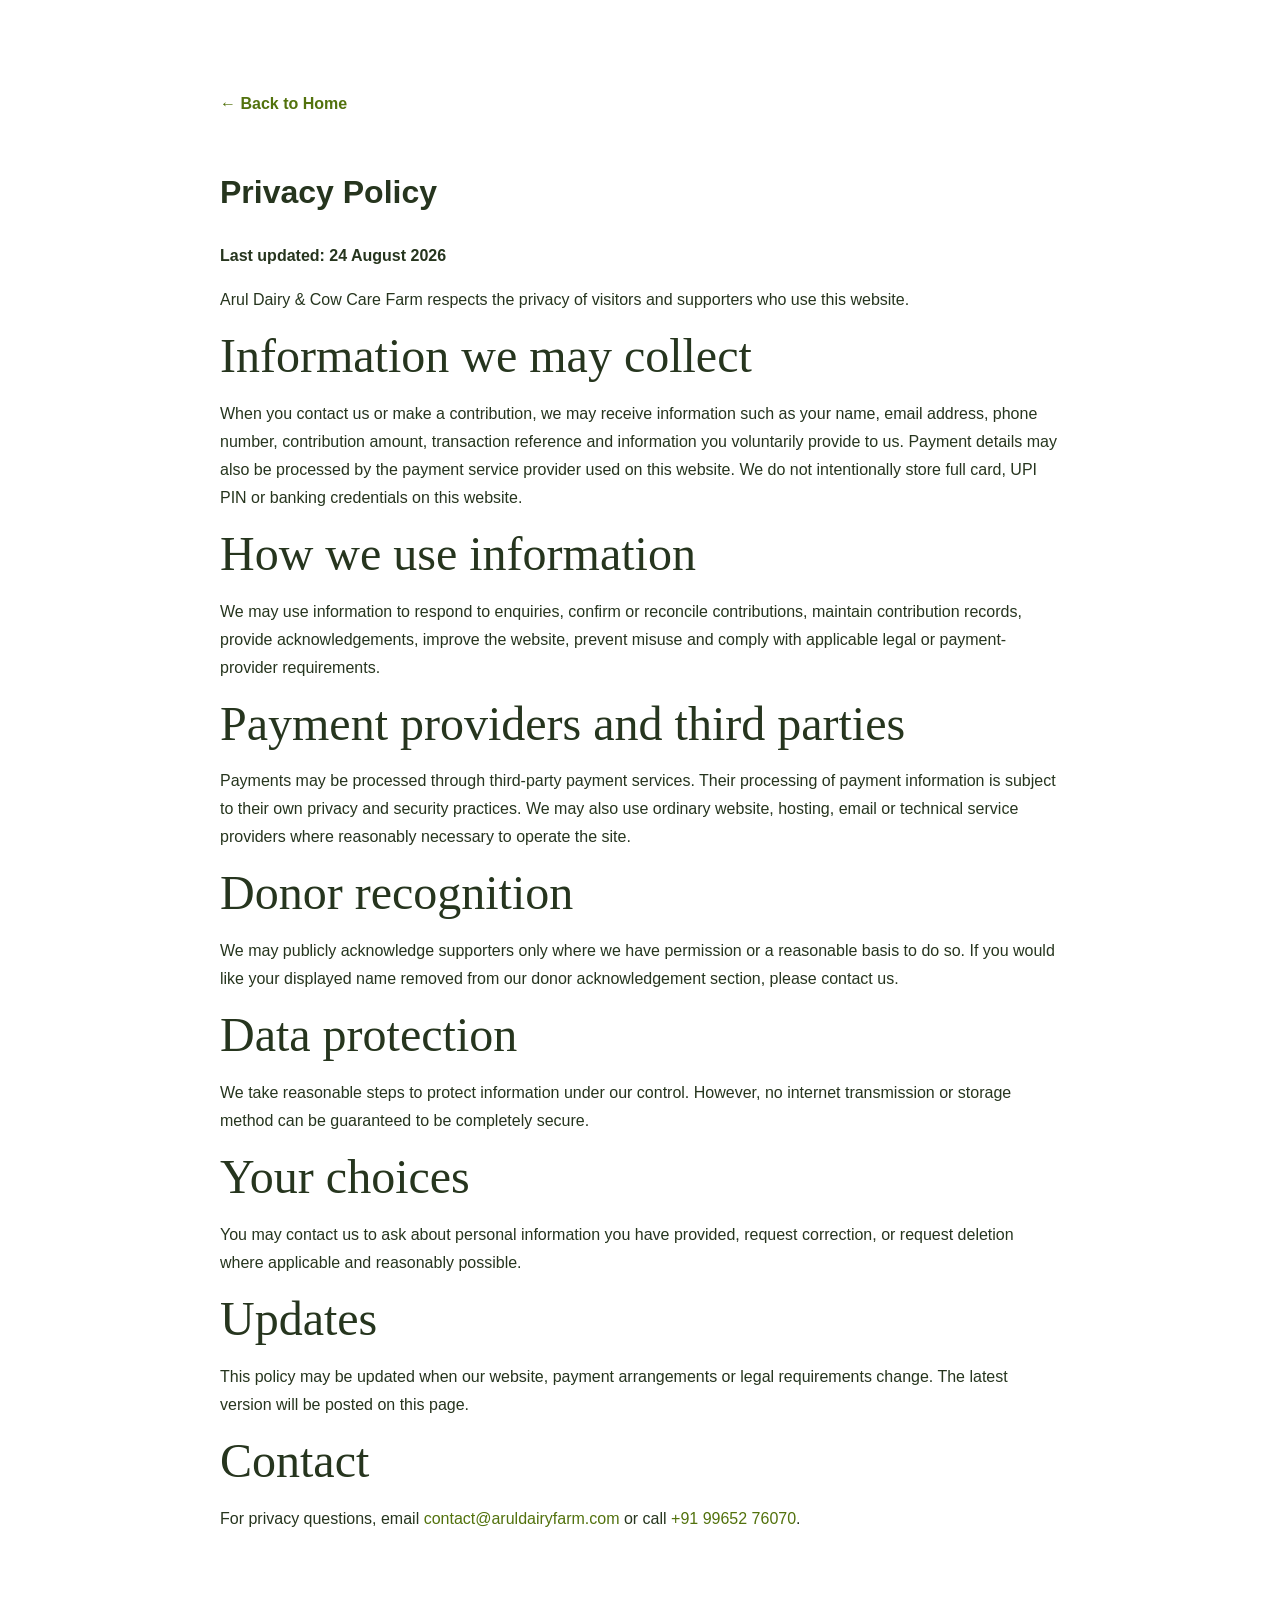
<file: privacy-policy.html>
<!doctype html><html lang="en"><head><meta charset="utf-8"><meta name="viewport" content="width=device-width,initial-scale=1"><title>Privacy Policy | Arul Dairy & Cow Care Farm</title><link rel="stylesheet" href="style.css"><style>main{max-width:900px;margin:60px auto;padding:30px;line-height:1.75;color:#26351e}main h1,main h2{color:#26351e}main a{color:#52720d}.policy-back{display:inline-block;margin-bottom:25px;font-weight:700}</style></head><body><main><a class="policy-back" href="index.html">← Back to Home</a><h1>Privacy Policy</h1><p><strong>Last updated: 24 August 2026</strong></p><p>Arul Dairy & Cow Care Farm respects the privacy of visitors and supporters who use this website.</p><h2>Information we may collect</h2><p>When you contact us or make a contribution, we may receive information such as your name, email address, phone number, contribution amount, transaction reference and information you voluntarily provide to us. Payment details may also be processed by the payment service provider used on this website. We do not intentionally store full card, UPI PIN or banking credentials on this website.</p><h2>How we use information</h2><p>We may use information to respond to enquiries, confirm or reconcile contributions, maintain contribution records, provide acknowledgements, improve the website, prevent misuse and comply with applicable legal or payment-provider requirements.</p><h2>Payment providers and third parties</h2><p>Payments may be processed through third-party payment services. Their processing of payment information is subject to their own privacy and security practices. We may also use ordinary website, hosting, email or technical service providers where reasonably necessary to operate the site.</p><h2>Donor recognition</h2><p>We may publicly acknowledge supporters only where we have permission or a reasonable basis to do so. If you would like your displayed name removed from our donor acknowledgement section, please contact us.</p><h2>Data protection</h2><p>We take reasonable steps to protect information under our control. However, no internet transmission or storage method can be guaranteed to be completely secure.</p><h2>Your choices</h2><p>You may contact us to ask about personal information you have provided, request correction, or request deletion where applicable and reasonably possible.</p><h2>Updates</h2><p>This policy may be updated when our website, payment arrangements or legal requirements change. The latest version will be posted on this page.</p><h2>Contact</h2><p>For privacy questions, email <a href="mailto:contact@aruldairyfarm.com">contact@aruldairyfarm.com</a> or call <a href="tel:+919965276070">+91 99652 76070</a>.</p></main></body></html>
</file>
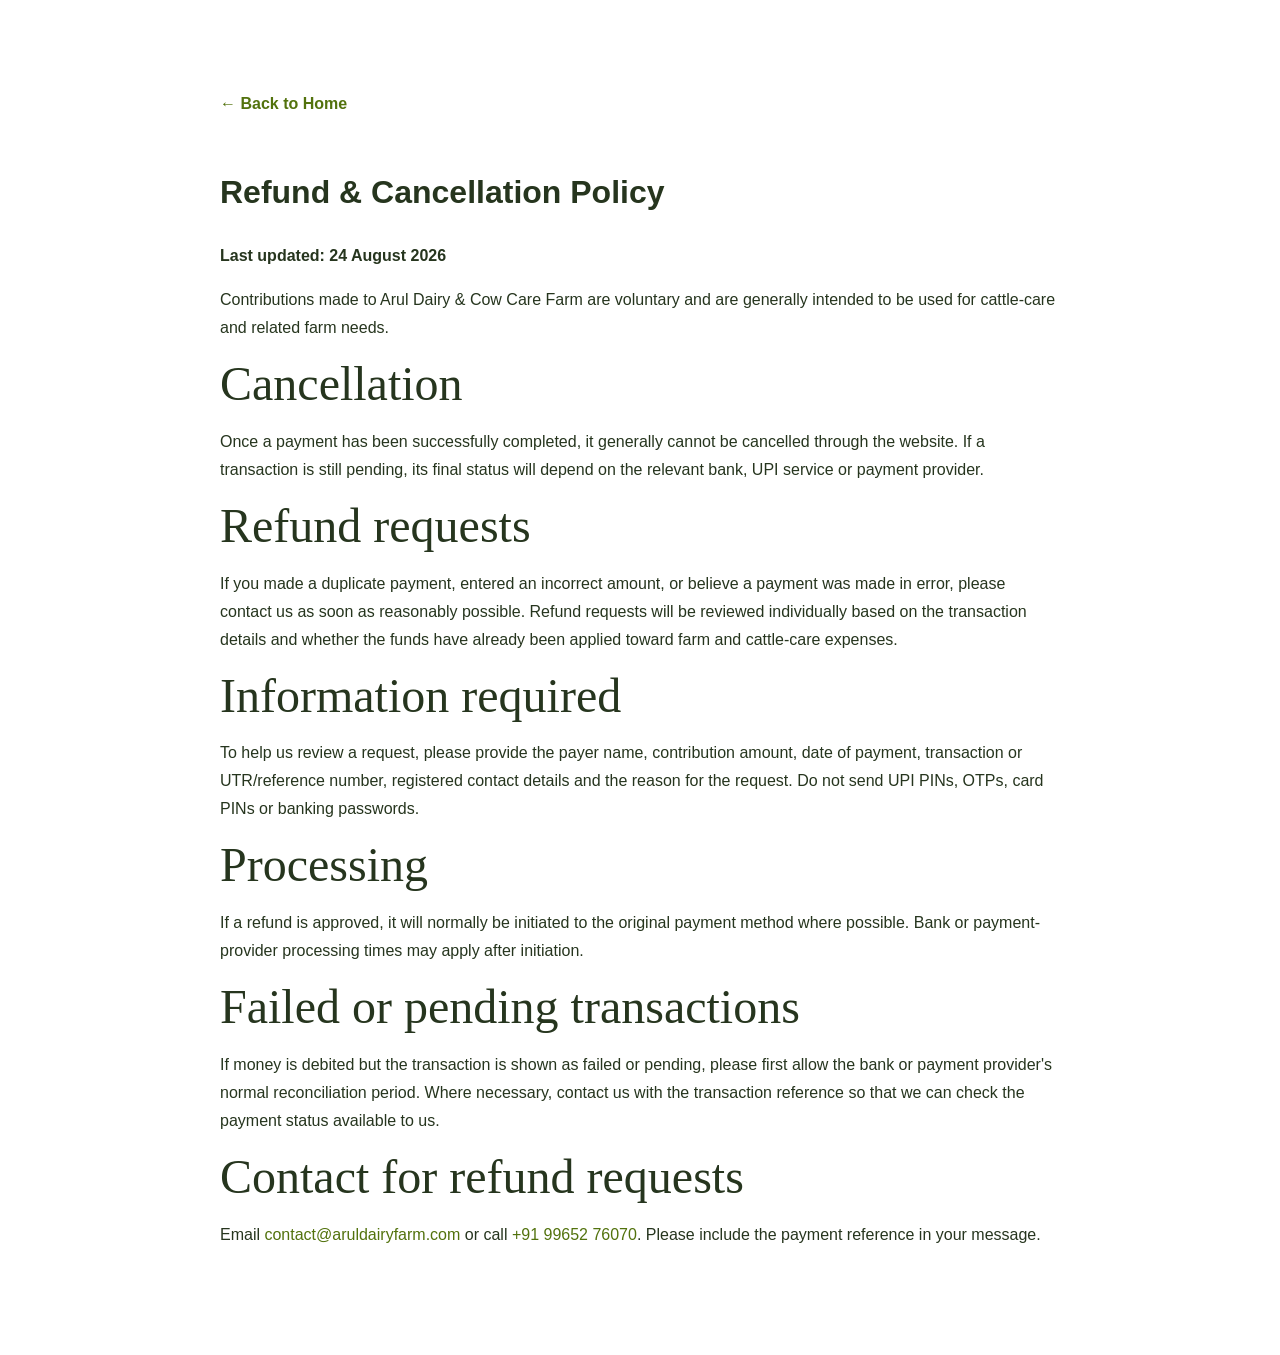
<file: refund-policy.html>
<!doctype html><html lang="en"><head><meta charset="utf-8"><meta name="viewport" content="width=device-width,initial-scale=1"><title>Refund & Cancellation Policy | Arul Dairy & Cow Care Farm</title><link rel="stylesheet" href="style.css"><style>main{max-width:900px;margin:60px auto;padding:30px;line-height:1.75;color:#26351e}main h1,main h2{color:#26351e}main a{color:#52720d}.policy-back{display:inline-block;margin-bottom:25px;font-weight:700}</style></head><body><main><a class="policy-back" href="index.html">← Back to Home</a><h1>Refund &amp; Cancellation Policy</h1><p><strong>Last updated: 24 August 2026</strong></p><p>Contributions made to Arul Dairy &amp; Cow Care Farm are voluntary and are generally intended to be used for cattle-care and related farm needs.</p><h2>Cancellation</h2><p>Once a payment has been successfully completed, it generally cannot be cancelled through the website. If a transaction is still pending, its final status will depend on the relevant bank, UPI service or payment provider.</p><h2>Refund requests</h2><p>If you made a duplicate payment, entered an incorrect amount, or believe a payment was made in error, please contact us as soon as reasonably possible. Refund requests will be reviewed individually based on the transaction details and whether the funds have already been applied toward farm and cattle-care expenses.</p><h2>Information required</h2><p>To help us review a request, please provide the payer name, contribution amount, date of payment, transaction or UTR/reference number, registered contact details and the reason for the request. Do not send UPI PINs, OTPs, card PINs or banking passwords.</p><h2>Processing</h2><p>If a refund is approved, it will normally be initiated to the original payment method where possible. Bank or payment-provider processing times may apply after initiation.</p><h2>Failed or pending transactions</h2><p>If money is debited but the transaction is shown as failed or pending, please first allow the bank or payment provider's normal reconciliation period. Where necessary, contact us with the transaction reference so that we can check the payment status available to us.</p><h2>Contact for refund requests</h2><p>Email <a href="mailto:contact@aruldairyfarm.com">contact@aruldairyfarm.com</a> or call <a href="tel:+919965276070">+91 99652 76070</a>. Please include the payment reference in your message.</p></main></body></html>
</file>
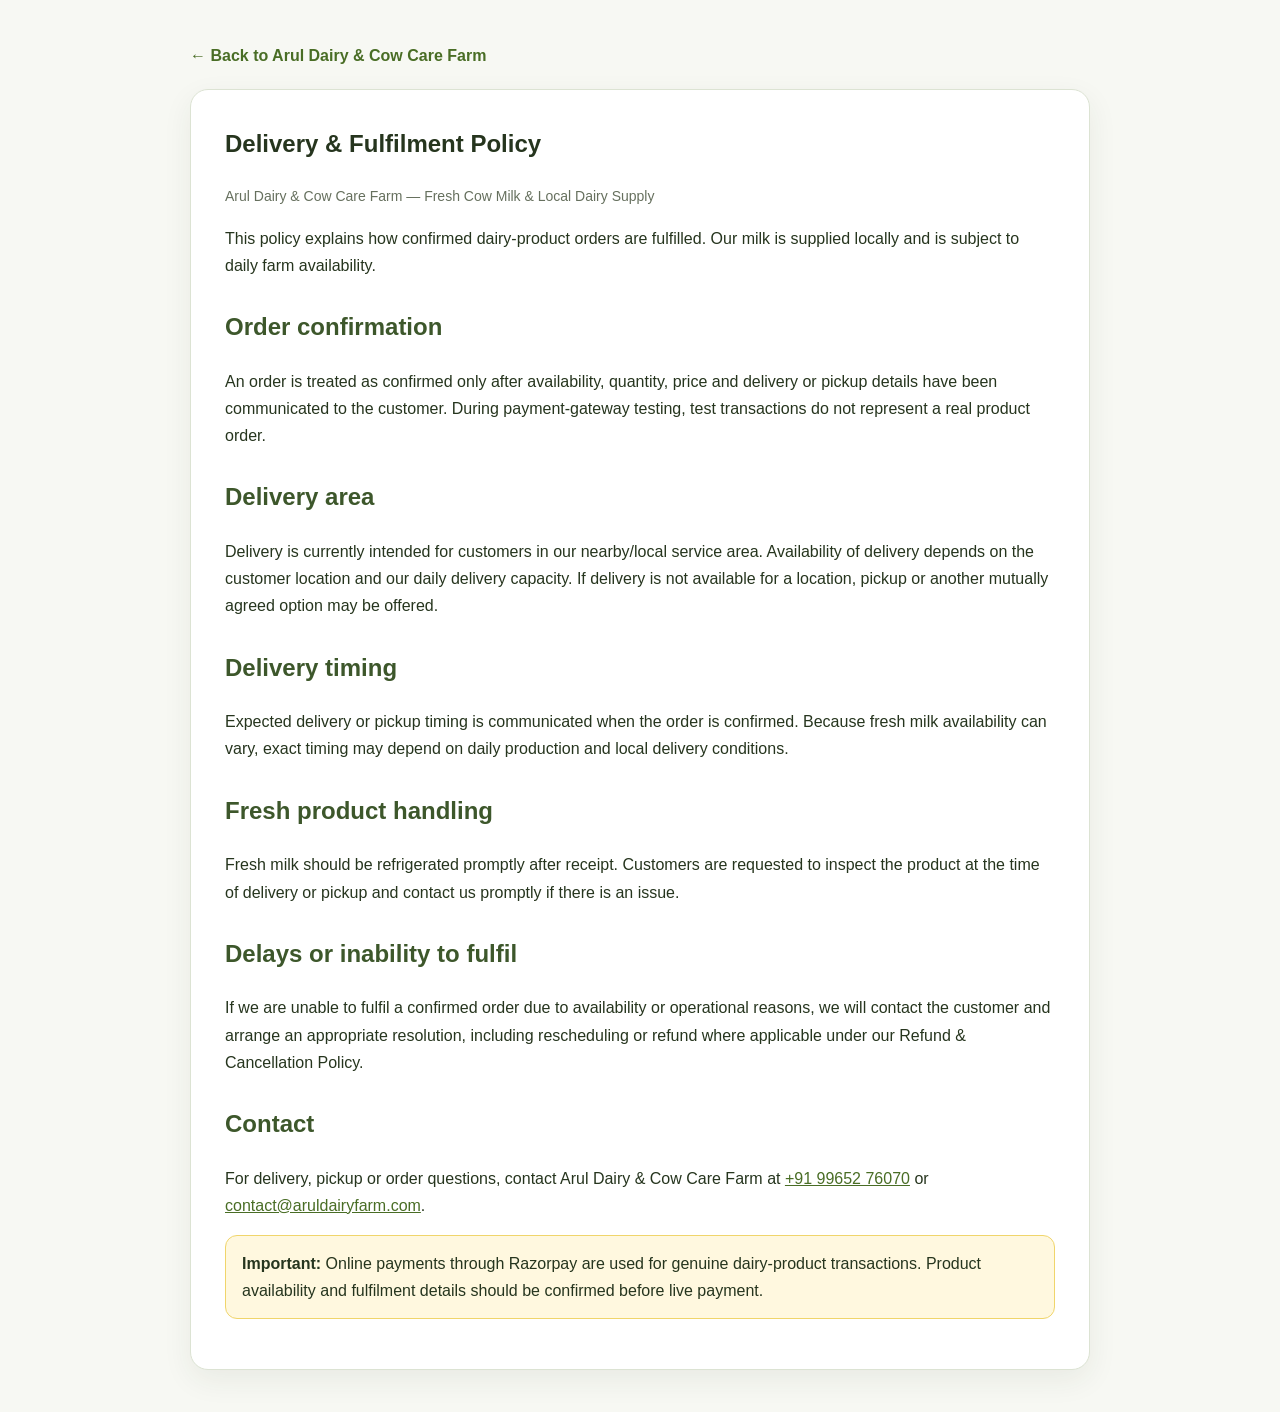
<file: shipping-policy.html>
<!doctype html>
<html lang="en">
<head>
<meta charset="utf-8">
<meta name="viewport" content="width=device-width,initial-scale=1">
<title>Delivery Policy | Arul Dairy & Cow Care Farm</title>
<style>
body{margin:0;font-family:Arial,Helvetica,sans-serif;background:#f7f8f3;color:#26351e;line-height:1.7}.wrap{max-width:900px;margin:0 auto;padding:42px 22px}.card{background:#fff;border:1px solid #dce3d3;border-radius:18px;padding:34px;box-shadow:0 10px 30px #24351b12}h1{margin-top:0;color:#26351e}h2{margin-top:28px;color:#3d572b}a{color:#496d25}.back{display:inline-block;margin-bottom:20px;text-decoration:none;font-weight:700}.note{background:#fff8df;border:1px solid #f0d56b;border-radius:12px;padding:14px 16px}.small{font-size:14px;color:#66705e}@media(max-width:600px){.wrap{padding:24px 14px}.card{padding:24px 18px}}
</style>
</head>
<body><main class="wrap"><a class="back" href="index.html">← Back to Arul Dairy & Cow Care Farm</a><section class="card"><h1>Delivery & Fulfilment Policy</h1><p class="small">Arul Dairy & Cow Care Farm — Fresh Cow Milk & Local Dairy Supply</p><p>This policy explains how confirmed dairy-product orders are fulfilled. Our milk is supplied locally and is subject to daily farm availability.</p><h2>Order confirmation</h2><p>An order is treated as confirmed only after availability, quantity, price and delivery or pickup details have been communicated to the customer. During payment-gateway testing, test transactions do not represent a real product order.</p><h2>Delivery area</h2><p>Delivery is currently intended for customers in our nearby/local service area. Availability of delivery depends on the customer location and our daily delivery capacity. If delivery is not available for a location, pickup or another mutually agreed option may be offered.</p><h2>Delivery timing</h2><p>Expected delivery or pickup timing is communicated when the order is confirmed. Because fresh milk availability can vary, exact timing may depend on daily production and local delivery conditions.</p><h2>Fresh product handling</h2><p>Fresh milk should be refrigerated promptly after receipt. Customers are requested to inspect the product at the time of delivery or pickup and contact us promptly if there is an issue.</p><h2>Delays or inability to fulfil</h2><p>If we are unable to fulfil a confirmed order due to availability or operational reasons, we will contact the customer and arrange an appropriate resolution, including rescheduling or refund where applicable under our Refund & Cancellation Policy.</p><h2>Contact</h2><p>For delivery, pickup or order questions, contact Arul Dairy & Cow Care Farm at <a href="tel:+919965276070">+91 99652 76070</a> or <a href="mailto:contact@aruldairyfarm.com">contact@aruldairyfarm.com</a>.</p><p class="note"><strong>Important:</strong> Online payments through Razorpay are used for genuine dairy-product transactions. Product availability and fulfilment details should be confirmed before live payment.</p></section></main></body></html>
</file>
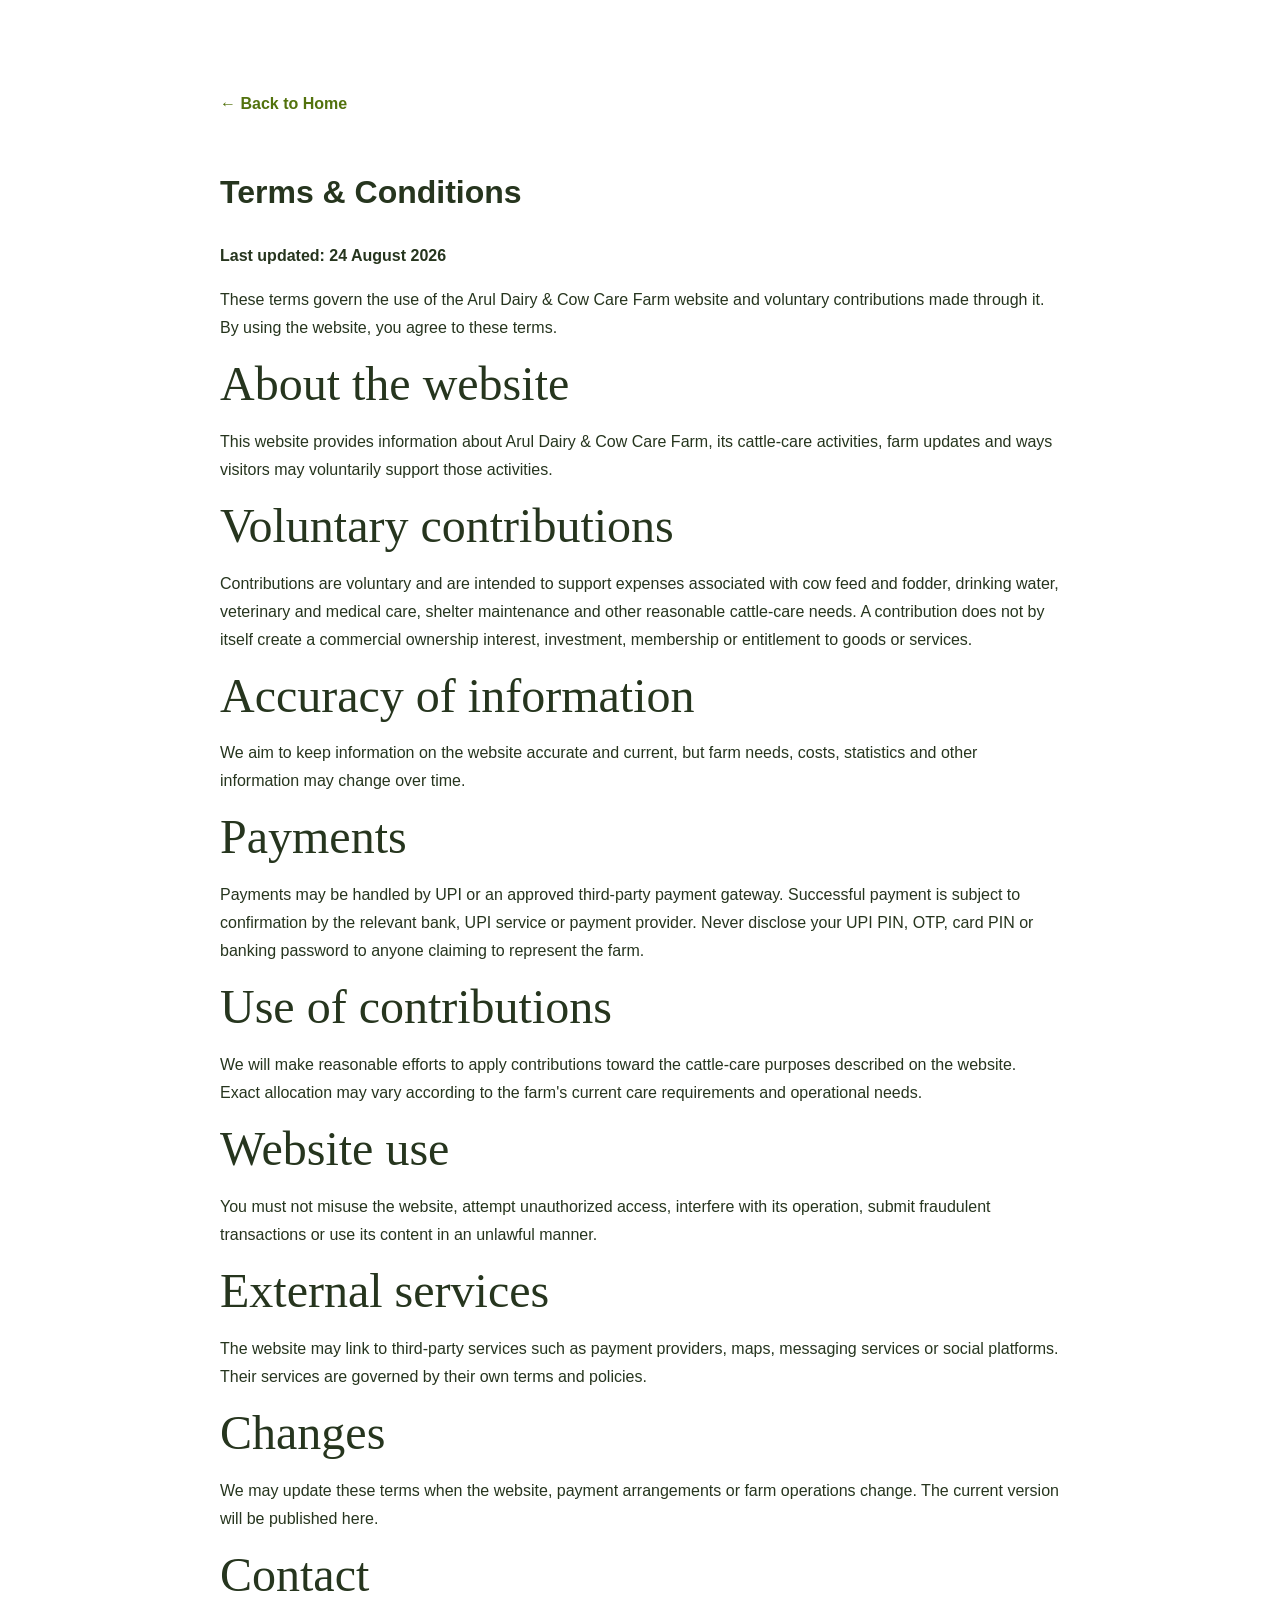
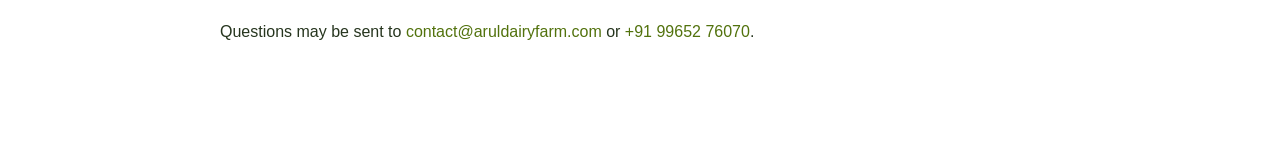
<file: terms.html>
<!doctype html><html lang="en"><head><meta charset="utf-8"><meta name="viewport" content="width=device-width,initial-scale=1"><title>Terms & Conditions | Arul Dairy & Cow Care Farm</title><link rel="stylesheet" href="style.css"><style>main{max-width:900px;margin:60px auto;padding:30px;line-height:1.75;color:#26351e}main h1,main h2{color:#26351e}main a{color:#52720d}.policy-back{display:inline-block;margin-bottom:25px;font-weight:700}</style></head><body><main><a class="policy-back" href="index.html">← Back to Home</a><h1>Terms &amp; Conditions</h1><p><strong>Last updated: 24 August 2026</strong></p><p>These terms govern the use of the Arul Dairy &amp; Cow Care Farm website and voluntary contributions made through it. By using the website, you agree to these terms.</p><h2>About the website</h2><p>This website provides information about Arul Dairy &amp; Cow Care Farm, its cattle-care activities, farm updates and ways visitors may voluntarily support those activities.</p><h2>Voluntary contributions</h2><p>Contributions are voluntary and are intended to support expenses associated with cow feed and fodder, drinking water, veterinary and medical care, shelter maintenance and other reasonable cattle-care needs. A contribution does not by itself create a commercial ownership interest, investment, membership or entitlement to goods or services.</p><h2>Accuracy of information</h2><p>We aim to keep information on the website accurate and current, but farm needs, costs, statistics and other information may change over time.</p><h2>Payments</h2><p>Payments may be handled by UPI or an approved third-party payment gateway. Successful payment is subject to confirmation by the relevant bank, UPI service or payment provider. Never disclose your UPI PIN, OTP, card PIN or banking password to anyone claiming to represent the farm.</p><h2>Use of contributions</h2><p>We will make reasonable efforts to apply contributions toward the cattle-care purposes described on the website. Exact allocation may vary according to the farm's current care requirements and operational needs.</p><h2>Website use</h2><p>You must not misuse the website, attempt unauthorized access, interfere with its operation, submit fraudulent transactions or use its content in an unlawful manner.</p><h2>External services</h2><p>The website may link to third-party services such as payment providers, maps, messaging services or social platforms. Their services are governed by their own terms and policies.</p><h2>Changes</h2><p>We may update these terms when the website, payment arrangements or farm operations change. The current version will be published here.</p><h2>Contact</h2><p>Questions may be sent to <a href="mailto:contact@aruldairyfarm.com">contact@aruldairyfarm.com</a> or <a href="tel:+919965276070">+91 99652 76070</a>.</p></main></body></html>
</file>
<file: style.css>
*{box-sizing:border-box}html{scroll-behavior:smooth}body{margin:0;font-family:Arial,sans-serif;color:#26351e;overflow-x:hidden}a{text-decoration:none}header,.topbar{height:68px;position:fixed;top:0;left:0;right:0;z-index:5;background:#081707d9;display:flex;align-items:center;padding:0 5%;gap:28px}.logo{font-size:21px;font-weight:800;color:#fff;margin-right:auto;white-space:nowrap}.logo b{color:#ffc400}.topbar nav{display:flex;gap:24px;font-weight:bold;font-size:14px}.topbar nav a,.topbar nav a:visited{color:#fff!important}.topbar nav a:hover,.topbar nav a:focus{color:#ffc400!important}.navbtn,.yellow{background:#ffc400;color:#17200d;font-weight:900;padding:15px 24px;border-radius:9px}.hero{min-height:760px;height:100vh;background:url('hero-banner.png') center/cover no-repeat;position:relative;color:#fff;display:flex;align-items:center}.shade{position:absolute;inset:0;background:linear-gradient(90deg,#000c 0%,#0009 35%,#0001 80%),linear-gradient(0deg,#0008,#0000 55%)}.hero-inner{position:relative;width:90%;max-width:1180px;margin:auto;padding-top:55px}.kicker,label{color:#91bd29;font-weight:900;letter-spacing:3px;font-size:12px}.hero h1{font:clamp(60px,7vw,105px)/.9 Georgia,serif;margin:12px 0;text-shadow:0 3px 15px #000}.hero h1 span,h2 span{color:#ffc400}.leaf{color:#88b52b;border-bottom:2px solid #88b52b;width:300px;font-size:32px;margin:20px 0}.hero p{font-size:20px;line-height:1.6;text-shadow:0 2px 8px #000}.buttons{display:flex;gap:18px;margin-top:25px;flex-wrap:wrap}.outline{border:2px solid white;color:white;padding:13px 24px;border-radius:9px;font-weight:900;background:#0005}.impact{margin-top:38px;max-width:870px;background:#17380ed9;border:1px solid #4f741d;border-radius:18px;padding:18px;display:flex;justify-content:space-around;align-items:center}.impact div{display:grid;grid-template-columns:auto 1fr;gap:5px 9px;align-items:center}.impact div:first-letter{font-size:25px}.impact small{grid-column:2;color:#cddcc1}.impact i{height:45px;border-left:1px solid #ffffff55}.section{padding:90px 6%;max-width:1250px;margin:auto}.cols{display:grid;grid-template-columns:1.2fr .8fr;gap:55px;align-items:center}h2{font:clamp(40px,4vw,48px)/1.08 Georgia,serif;margin:12px 0 18px;color:#20331a;overflow-wrap:anywhere}.section p{font-size:17px;line-height:1.8;color:#5e6858}.stats{background:#173b0e;color:white;border-radius:20px;padding:30px;display:grid;grid-template-columns:1fr 1fr;gap:10px}.stats strong{font-size:32px;color:#ffc400}.stats small{align-self:center}.gallery{text-align:center;max-width:none;background:#f0f5e9}.gallery p{margin-top:8px}.grid{max-width:1120px;margin:30px auto 0;display:grid;grid-template-columns:repeat(4,1fr);gap:12px}.grid img{width:100%;height:210px;object-fit:cover;border-radius:13px}.donate{max-width:none;background:#12330c;color:white}.donate p{color:#dce8d5}.donate ul{padding:0;list-style:none;line-height:2.4;font-weight:bold}.card{background:white;color:#27371f;border-radius:20px;padding:32px;text-align:center;box-shadow:0 18px 40px #0005}.heart{font-size:28px;color:#e1a900;background:#fff2be;border-radius:50%;width:55px;height:55px;display:grid;place-items:center;margin:auto}.card h3{font:26px Georgia,serif}.upi{background:#edf4e7;border:1px dashed #8aa15e;padding:15px;border-radius:8px;font-weight:bold;margin:18px 0}.wide{display:block}.contact{text-align:center}.contact>h2{max-width:1200px;margin-left:auto;margin-right:auto}.contact-grid{display:grid;grid-template-columns:repeat(3,1fr);gap:18px;margin-top:30px}.contact-grid>a,.contact-grid>.phone-card{padding:25px;background:white;border-radius:14px;box-shadow:0 7px 25px #00000012;text-align:left}.contact-grid b,.phone-card b{color:#719c21;display:block;margin-bottom:10px}.phone-card{display:flex;flex-direction:column;gap:5px}.phone-list{display:flex;flex-direction:column;gap:8px}.phone-list a{display:block;padding:0;background:transparent;box-shadow:none;color:#4f5d4b;line-height:1.6;font-size:18px}.phone-list a:hover{color:#6f971d}.wa{position:fixed;right:20px;bottom:20px;z-index:10;background:#1ca650;color:white;padding:14px 20px;border-radius:30px;font-weight:bold}footer{background:#091d06;color:#cbd7c5;text-align:center;padding:24px}.copy-btn{border:1px solid #8aa15e;background:#f4f8ef;color:#264116;border-radius:7px;padding:9px 14px;font-weight:800;cursor:pointer}.copy-status{min-height:18px!important;margin:8px 0 0!important;font-size:12px!important;color:#66851e!important}.upi-button{border:0;cursor:pointer;font-family:inherit;font-size:16px;margin:0 auto}@media(max-width:900px){header,.topbar{padding:0 4%;gap:15px}.logo{font-size:18px}.navbtn{display:none}.topbar nav{gap:16px}.contact-grid{grid-template-columns:1fr}.contact>h2{font-size:40px}}@media(max-width:800px){nav{display:none}.hero{min-height:820px}.hero h1{font-size:58px}.hero p{font-size:17px}.impact{display:grid;grid-template-columns:1fr 1fr;gap:15px}.impact i{display:none}.cols{grid-template-columns:1fr}.grid{grid-template-columns:repeat(2,1fr)}h2{font-size:40px}}@media(max-width:520px){.logo{font-size:16px}.contact>h2{font-size:34px}.contact-grid>a,.contact-grid>.phone-card{padding:22px}.phone-list a{font-size:17px}}
</file>
